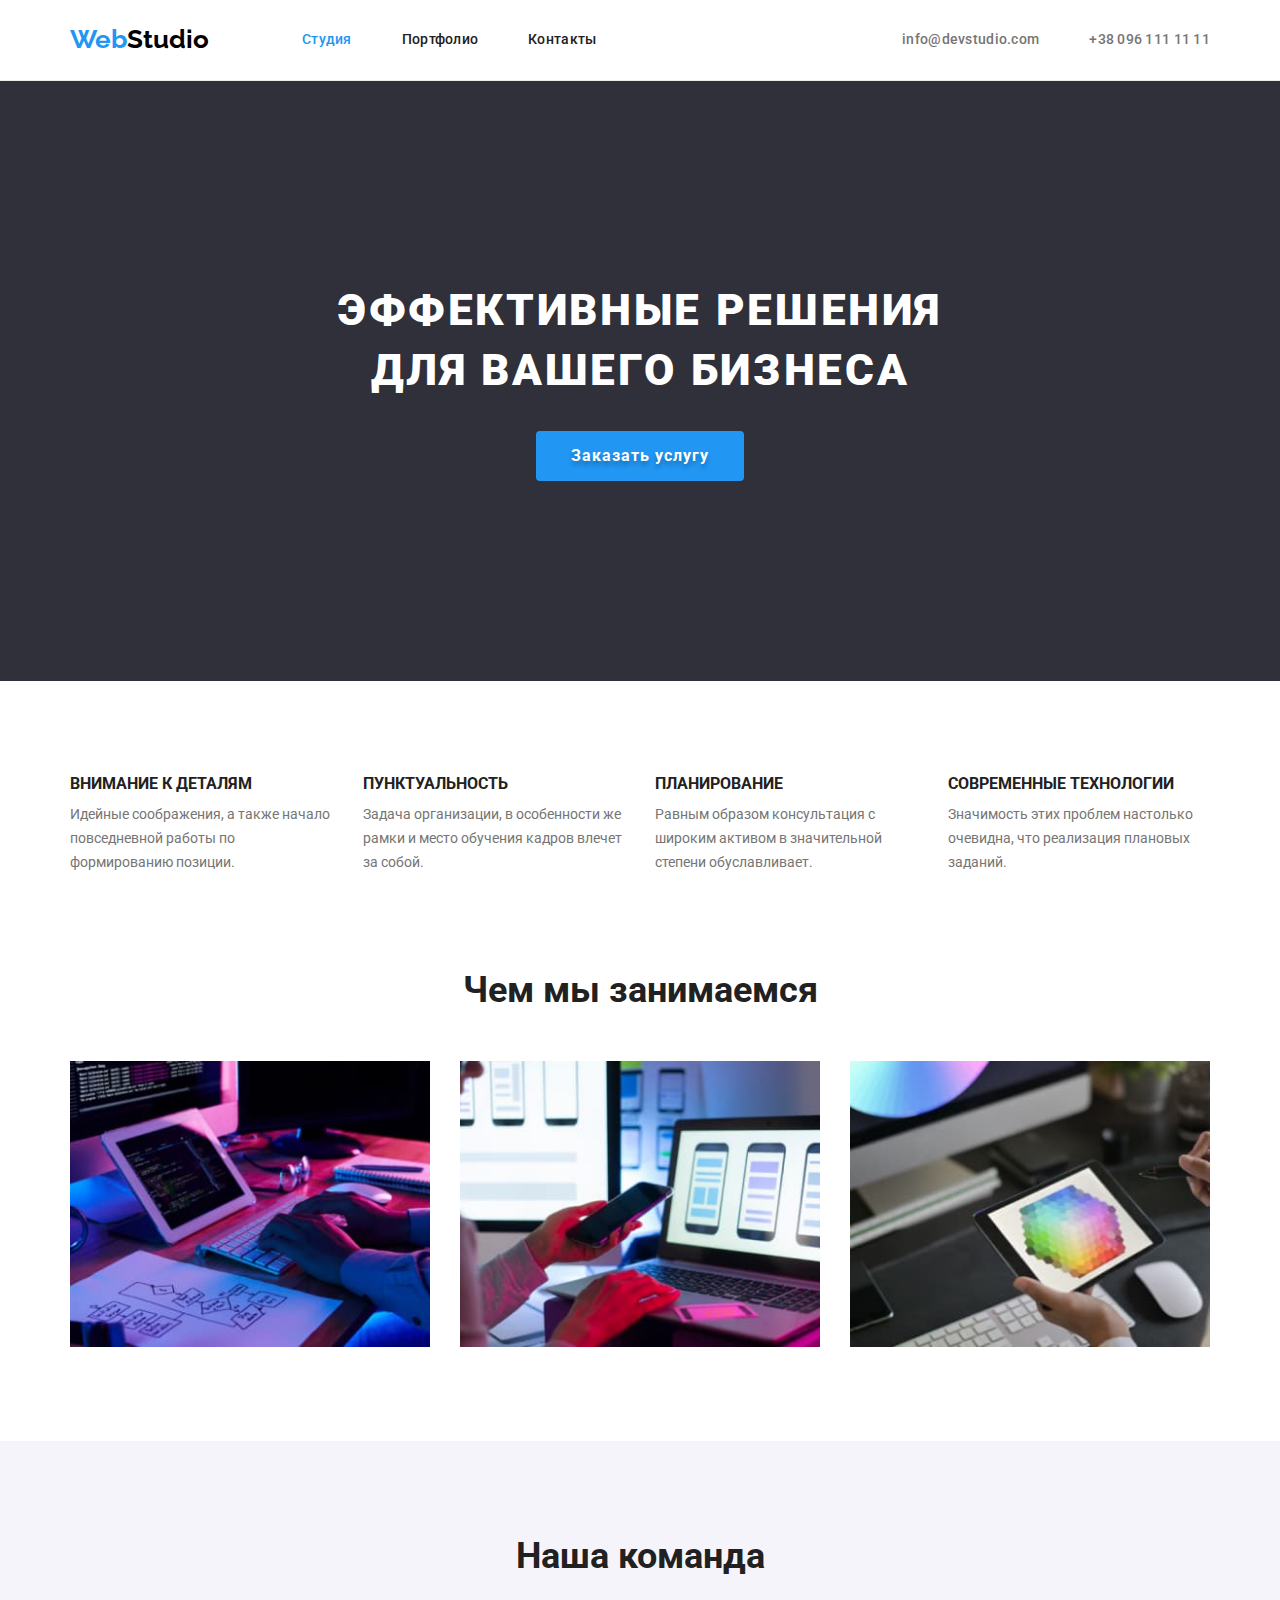
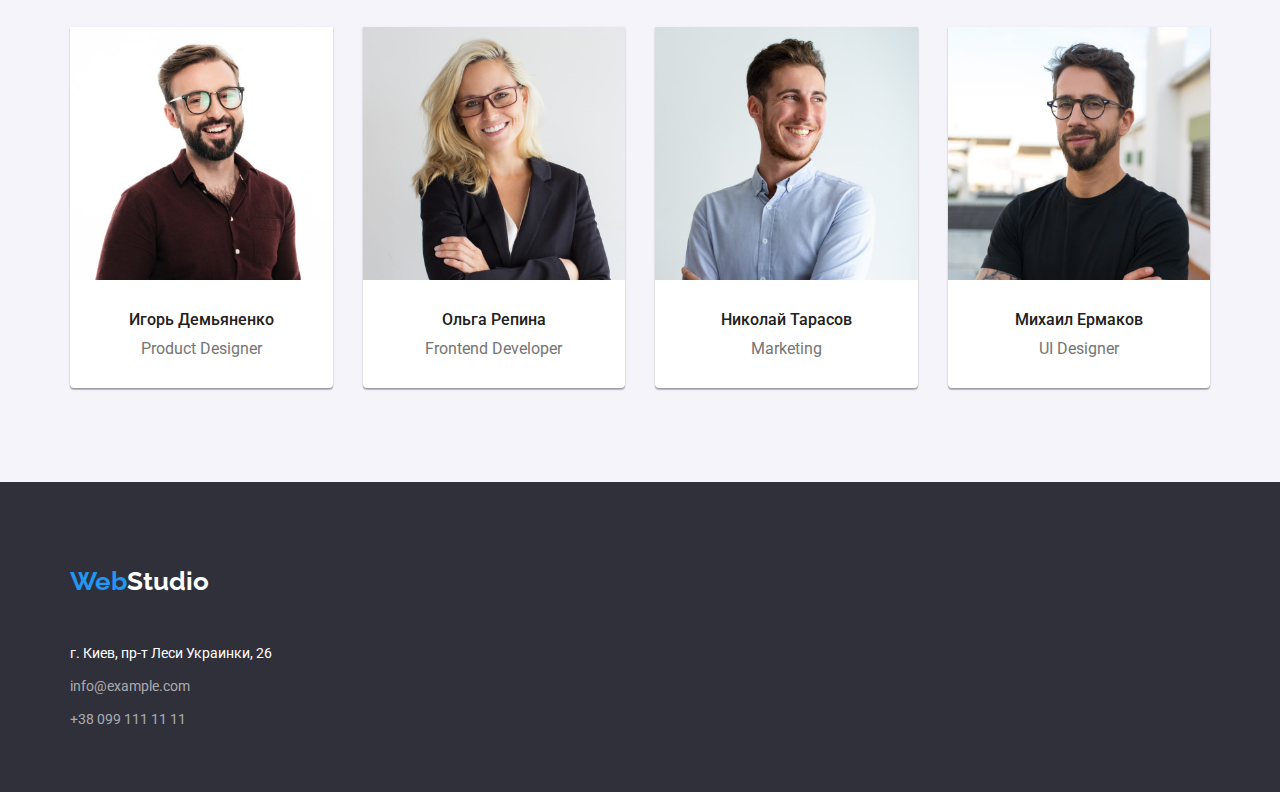
<file: index.html>
<!DOCTYPE html>
<html lang="ru">
  <head>
    <meta charset="UTF-8" />
    <meta http-equiv="X-UA-Compatible" content="IE=edge" />
    <meta name="viewport" content="width=device-width, initial-scale=1.0" />
    <title>WebStudio</title>
    <link rel="preconnect" href="https://fonts.googleapis.com" />
    <link rel="preconnect" href="https://fonts.gstatic.com" crossorigin />
    <link
      href="https://fonts.googleapis.com/css2?family=Raleway:wght@700&family=Roboto:wght@400;500;700;900&display=swap"
      rel="stylesheet"
    />
    <link
      rel="stylesheet"
      href="https://cdnjs.cloudflare.com/ajax/libs/modern-normalize/1.1.0/modern-normalize.min.css"
    />

    <link rel="stylesheet" href="css/styles.css" />
  </head>

  <body>
    <!-- head  -->
    <header class="header">
      <div class="container header-flex">
        <nav class="head-nav">
          <a href="" class="logo" lang="en">
            Web<span class="header-logo">Studio</span>
          </a>
          <ul class="header-nav-list">
            <li class="header-nav-item">
              <a href="./index.html" class="header-nav-link active">Студия</a>
            </li>
            <li class="header-nav-item">
              <a href="./portfolio.html" class="header-nav-link">Портфолио</a>
            </li>
            <li class="header-nav-item">
              <a href="" class="header-nav-link">Контакты</a>
            </li>
          </ul>
        </nav>

        <ul class="header-list">
          <li class="header-list-item">
            <a href="mailto:info@devstudio.com" class="header-contact"
              >info@devstudio.com</a
            >
          </li>
          <li class="header-list-item">
            <a href="tel:+380961111111" class="header-contact"
              >+38 096 111 11 11</a
            >
          </li>
        </ul>
      </div>
    </header>

    <!-- main content  -->
    <main>
      <!-- section1  -->
      <section class="hero">
        <div class="container">
          <h1 class="hero-title">Эффективные решения для вашего бизнеса</h1>
          <button class="button" type="button">Заказать услугу</button>
        </div>
      </section>

      <!-- section2 features -->
      <section class="feature">
        <div class="container">
          <h2 class="feature-heading">Характеристики</h2>
          <ul class="feature-list">
            <li class="feature-item">
              <h3 class="feature-title">Внимание к деталям</h3>
              <p class="feature-text">
                Идейные соображения, а также начало повседневной работы по
                формированию позиции.
              </p>
            </li>
            <li class="feature-item">
              <h3 class="feature-title">Пунктуальность</h3>
              <p class="feature-text">
                Задача организации, в особенности же рамки и место обучения
                кадров влечет за собой.
              </p>
            </li>
            <li class="feature-item">
              <h3 class="feature-title">Планирование</h3>
              <p class="feature-text">
                Равным образом консультация с широким активом в значительной
                степени обуславливает.
              </p>
            </li>
            <li class="feature-item">
              <h3 class="feature-title">Современные технологии</h3>
              <p class="feature-text">
                Значимость этих проблем настолько очевидна, что реализация
                плановых заданий.
              </p>
            </li>
          </ul>
        </div>
      </section>

      <!-- section3 Чем занимаемся-->
      <section class="function">
        <div class="container">
          <h2 class="function-title">Чем мы занимаемся</h2>
          <ul class="function-list">
            <li class="function-item">
              <img
                class="function-image"
                src="images/img1.jpg"
                alt="Планшет. Программирование."
                width="370"
              />
            </li>
            <li class="function-item">
              <img
                class="function-image"
                src="images/img2.jpg"
                alt="Телефон. Ноутбук. Дизайн. Макет."
                width="370"
              />
            </li>
            <li class="function-item">
              <img
                class="function-image"
                src="images/img3.jpg"
                alt="Планшет. Цветовая палитра. Выбор цвета."
                width="370"
              />
            </li>
          </ul>
        </div>
      </section>

      <!-- section 4 Команда -->
      <section class="team">
        <div class="container team-f">
          <h2 class="team-heading">Наша команда</h2>
          <ul class="team-list">
            <li class="team-item">
              <img
                class="team-image"
                src="./images/1чувак.jpg"
                alt="Игорь Демьяненко"
                width="270"
              />
              <h3 class="team-title">Игорь Демьяненко</h3>
              <p class="team-text" lang="en">Product Designer</p>
            </li>

            <li class="team-item">
              <img
                class="team-image"
                src="./images/2чувак.jpg"
                alt="Ольга Репина"
                width="270"
              />
              <h3 class="team-title">Ольга Репина</h3>
              <p class="team-text" lang="en">Frontend Developer</p>
            </li>

            <li class="team-item">
              <img
                class="team-image"
                src="./images/3чувак.jpg"
                alt="Николай Тарасов"
                width="270"
              />
              <h3 class="team-title">Николай Тарасов</h3>
              <p class="team-text" lang="en">Marketing</p>
            </li>
            <li class="team-item">
              <img
                class="team-image"
                src="./images/4чувак.jpg"
                alt="Михаил Ермаков"
                width="270"
              />
              <h3 class="team-title">Михаил Ермаков</h3>
              <p class="team-text" lang="en">UI Designer</p>
            </li>
          </ul>
        </div>
      </section>
    </main>

    <!-- footer  -->
    <footer class="footer">
      <div class="container">
        <a class="logo" href="" lang="en">
          Web<span class="footer-logo">Studio</span></a
        >
        <address class="adress">
          <ul class="adress-list">
            <li class="adress-item">г. Киев, пр-т Леси Украинки, 26</li>
            <li class="adress-item">
              <a href="mailto:info@example.com" class="adress-link"
                >info@example.com</a
              >
            </li>
            <li class="adress-item">
              <a href="tel:+380991111111" class="adress-link"
                >+38 099 111 11 11</a
              >
            </li>
          </ul>
        </address>
      </div>
    </footer>
  </body>
</html>
</file>
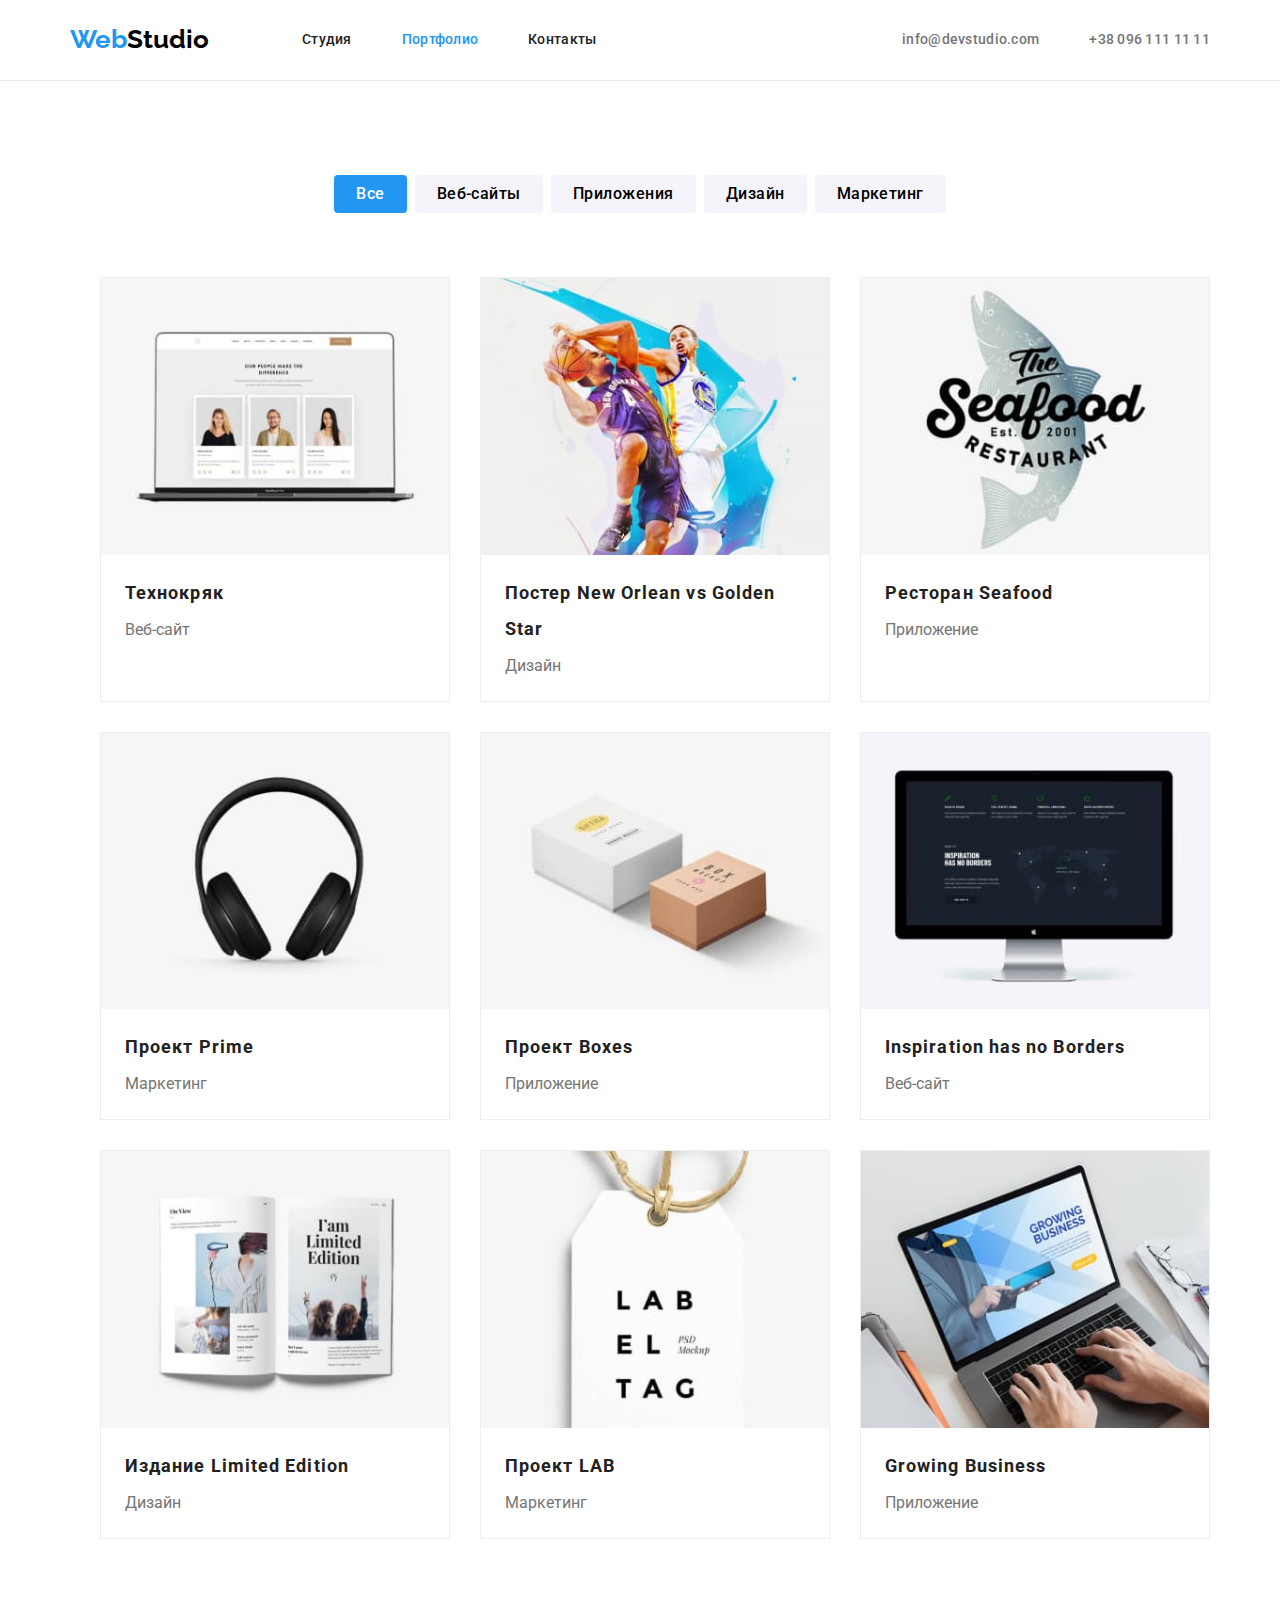
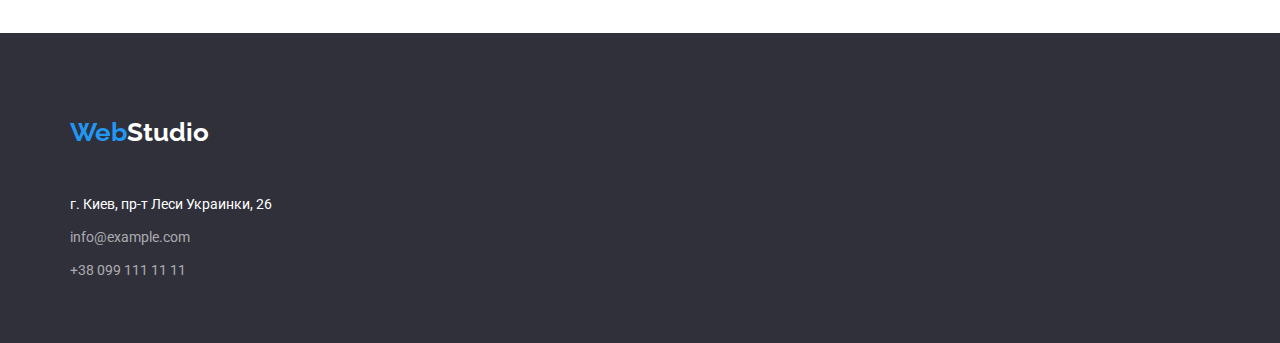
<file: portfolio.html>
<!DOCTYPE html>
<html lang="ru">
  <head>
    <meta charset="UTF-8" />
    <meta http-equiv="X-UA-Compatible" content="IE=edge" />
    <meta name="viewport" content="width=device-width, initial-scale=1.0" />
    <title>Portfolio</title>
    <link rel="preconnect" href="https://fonts.googleapis.com" />
    <link rel="preconnect" href="https://fonts.gstatic.com" crossorigin />
    <link
      href="https://fonts.googleapis.com/css2?family=Raleway:wght@700&family=Roboto:wght@400;500;700;900&display=swap"
      rel="stylesheet"
    />
    <link
      rel="stylesheet"
      href="https://cdnjs.cloudflare.com/ajax/libs/modern-normalize/1.1.0/modern-normalize.min.css"
    />
    <link rel="stylesheet" href="css/styles.css" />
  </head>
  <body>
    <!-- head  -->
    <header class="header">
      <div class="container header-flex">
        <nav class="head-nav">
          <a href="" class="logo" lang="en">
            Web<span class="header-logo">Studio</span>
          </a>
          <ul class="header-nav-list">
            <li class="header-nav-item">
              <a href="./index.html" class="header-nav-link">Студия</a>
            </li>
            <li class="header-nav-item">
              <a href="./portfolio.html" class="header-nav-link active"
                >Портфолио</a
              >
            </li>
            <li class="header-nav-item">
              <a href="" class="header-nav-link">Контакты</a>
            </li>
          </ul>
        </nav>

        <ul class="header-list">
          <li class="header-list-item">
            <a href="mailto:info@devstudio.com" class="header-contact"
              >info@devstudio.com</a
            >
          </li>
          <li class="header-list-item">
            <a href="tel:+380961111111" class="header-contact"
              >+38 096 111 11 11</a
            >
          </li>
        </ul>
      </div>
    </header>

    <!-- main -->
    <main class="main-potrfolio">
      <section class="portfolio">
        <div class="container">
          <h1 class="portfolio-title">Наши работы</h1>
          <ul class="filter">
            <li class="filter-item">
              <button type="button" class="filter-button active">Все</button>
            </li>
            <li class="filter-item">
              <button type="button" class="filter-button">Веб-сайты</button>
            </li>
            <li class="filter-item">
              <button type="button" class="filter-button">Приложения</button>
            </li>
            <li class="filter-item">
              <button type="button" class="filter-button">Дизайн</button>
            </li>
            <li class="filter-item">
              <button type="button" class="filter-button">Маркетинг</button>
            </li>
          </ul>

          <ul class="portrfolio-list">
            <li class="portfolio-item">
              <article class="card">
                <a href="" class="portfolio-link">
                  <div class="thumb">
                    <img
                      src="./images/project-1.jpg"
                      alt="Ноутбук с открытым сайтом, три человека на экране"
                      width="370"
                      height="294"
                      class="portfolio-img"
                    />
                  </div>
                  <div class="portfolio-list-context">
                    <h2 class="portfolio-subtitle">Технокряк</h2>
                    <p class="portfolio-text">Веб-сайт</p>
                  </div>
                </a>
              </article>
            </li>

            <li class="portfolio-item">
              <article class="card">
                <a href="" class="portfolio-link">
                  <div class="thumb">
                    <img
                      src="./images/project-2.jpg"
                      alt="Двое мужчин играют в баскетбол, мыжчины в прыжке"
                      width="370"
                      height="294"
                      class="portfolio-img"
                    />
                  </div>
                  <div class="portfolio-list-context">
                    <h2 class="portfolio-subtitle">
                      Постер <span lang="en">New Orlean vs Golden Star</span>
                    </h2>
                    <p class="portfolio-text">Дизайн</p>
                  </div>
                </a>
              </article>
            </li>

            <li class="portfolio-item">
              <article class="card">
                <a href="" class="portfolio-link">
                  <div class="thumb">
                    <img
                      src="./images/project-3.jpg"
                      alt="Логотип ресторана морепродуктов, логотип в форме рыбы "
                      width="370"
                      height="294"
                      class="portfolio-img"
                    />
                  </div>
                  <div class="portfolio-list-context">
                    <h2 class="portfolio-subtitle">
                      Ресторан <span lang="en">Seafood</span>
                    </h2>
                    <p class="portfolio-text">Приложение</p>
                  </div>
                </a>
              </article>
            </li>

            <li class="portfolio-item">
              <article class="card">
                <a href="" class="portfolio-link">
                  <div class="thumb">
                    <img
                      src="./images/project-4.jpg"
                      alt="Большие накладные чорные наушники "
                      width="370"
                      height="294"
                      class="portfolio-img"
                    />
                  </div>
                  <div class="portfolio-list-context">
                    <h2 class="portfolio-subtitle">
                      Проект <span lang="en">Prime</span>
                    </h2>
                    <p class="portfolio-text">Маркетинг</p>
                  </div>
                </a>
              </article>
            </li>

            <li class="portfolio-item">
              <article class="card">
                <a href="" class="portfolio-link">
                  <div class="thumb">
                    <img
                      src="./images/project-5.jpg"
                      alt="Две фирменные закрытые коробочки, белая и персиковая"
                      width="370"
                      height="294"
                      class="portfolio-img"
                    />
                  </div>
                  <div class="portfolio-list-context">
                    <h2 class="portfolio-subtitle">
                      Проект <span lang="en"> Boxes</span>
                    </h2>
                    <p class="portfolio-text">Приложение</p>
                  </div>
                </a>
              </article>
            </li>

            <li class="portfolio-item">
              <article class="card">
                <a href="" class="portfolio-link">
                  <div class="thumb">
                    <img
                      src="./images/project-6.jpg"
                      alt="Темный экран монитора, сайт, текст и изображение карты мира "
                      width="370"
                      height="294"
                      class="portfolio-img"
                    />
                  </div>
                  <div class="portfolio-list-context">
                    <h2 class="portfolio-subtitle" lang="en">
                      Inspiration has no Borders
                    </h2>
                    <p class="portfolio-text">Веб-сайт</p>
                  </div>
                </a>
              </article>
            </li>

            <li class="portfolio-item">
              <article class="card">
                <a href="" class="portfolio-link">
                  <div class="thumb">
                    <img
                      src="./images/project-7.jpg"
                      alt="Две страницы из журнала с изображением женщин"
                      width="370"
                      height="294"
                      class="portfolio-img"
                    />
                  </div>
                  <div class="portfolio-list-context">
                    <h2 class="portfolio-subtitle">
                      Издание <span lang="en"> Limited Edition</span>
                    </h2>
                    <p class="portfolio-text">Дизайн</p>
                  </div>
                </a>
              </article>
            </li>

            <li class="portfolio-item">
              <article class="card">
                <a href="" class="portfolio-link">
                  <div class="thumb">
                    <img
                      src="./images/project-8.jpg"
                      alt="Фирменная этикетка, белая с черными буквами"
                      width="370"
                      height="294"
                      class="portfolio-img"
                    />
                  </div>
                  <div class="portfolio-list-context">
                    <h2 class="portfolio-subtitle">
                      Проект <span lang="en">LAB</span>
                    </h2>
                    <p class="portfolio-text">Маркетинг</p>
                  </div>
                </a>
              </article>
            </li>

            <li class="portfolio-item">
              <article class="card">
                <a href="" class="portfolio-link">
                  <div class="thumb">
                    <img
                      src="./images/project-9.jpg"
                      alt="Руки мужчины, работающего за ноутбуков, на ноутбуке открыта страничка с бизнес-сайтом "
                      width="370"
                      height="294"
                      class="portfolio-img"
                    />
                  </div>
                  <div class="portfolio-list-context">
                    <h2 class="portfolio-subtitle" lang="en">
                      Growing Business
                    </h2>
                    <p class="portfolio-text">Приложение</p>
                  </div>
                </a>
              </article>
            </li>
          </ul>
        </div>
      </section>
    </main>
    <!-- footer  -->
    <footer class="footer">
      <div class="container">
        <a class="logo" href="" lang="en">
          Web<span class="footer-logo">Studio</span></a
        >
        <address class="adress">
          <ul class="adress-list">
            <li class="adress-item">г. Киев, пр-т Леси Украинки, 26</li>
            <li class="adress-item">
              <a href="mailto:info@example.com" class="adress-link"
                >info@example.com</a
              >
            </li>
            <li class="adress-item">
              <a href="tel:+380991111111" class="adress-link"
                >+38 099 111 11 11</a
              >
            </li>
          </ul>
        </address>
      </div>
    </footer>
  </body>
</html>
</file>
<file: css/styles.css>
/* КОЛЬОРИ ТЕКСТУ */

/* головний колір текста, заголовків #212121 */
/* --maintext-color: #212121  */

/* текст параграфів, header contacts #757575 */
/* --paragraph-color: #757575  */

/* logo-colors #000000; #2196f3; #ffffff; */
/* --logo-color: #2196f3;  */

/* --hover-color: #2196f3;  */

/* adress-color , button-text-color #ffffff  */

/* темносиній колір заднього фону #2F303A
--background-color-one: #2f303a;*/

/* сіреньий колір заднього фону  #F5F4FA
-background-color-two: #F5F4FA;*/

/* колір заднього фону іконок портфоліо
--background-color-portfolio: #EEEEEE */

:root {
  --maintext-color: #212121;
  --paragraph-color: #757575;
  --hover-color: #2196f3;
  --logo-color: #2196f3;
  --background-color-one: #2f303a;
  --background-color-team: #f5f4fa;
  --margin-portfolio: 30px;
}
html {
  background-color: #e5e5e5;
}

/* body */
body {
  color: var(--maintext-color);
  font-family: "Roboto", sans-serif;
  font-style: normal;
  font-size: 14px;
  margin-left: auto;
  margin-right: auto;
  background-color: #ffffff;
}

h1,
h2,
h3,
h4,
p,
ul {
  margin-bottom: 0;
  margin-top: 0;
}

ul {
  padding: 0;
}
img {
  display: block;
  max-width: 100%;
  height: auto;
}

/* HEADER  */
/* nav  */
.header {
  border-bottom: 1px solid #ececec;
}
.header-flex {
  display: flex;
  align-items: center;
}
.head-nav {
  display: flex;
  align-items: center;
}
.head-nav > .logo {
  color: var(--logo-color);
  text-decoration: none;

  font-family: "Raleway", sans-serif;
  font-weight: 700;
  font-size: 26px;
  line-height: 1.19;
}

/* logo header */
.head-nav > .logo {
  display: block;
}
.logo {
  margin-right: 93px;
  padding-top: 24px;
  padding-bottom: 25px;
}

.header-logo {
  color: #000000;
}
.header-nav-list {
  list-style-type: none;
  font-weight: 500;
  font-size: 14px;
  line-height: 1.1;
  letter-spacing: 0.02em;

  display: flex;
}
.header-nav-item {
  display: block;
}
.header-nav-item + .header-nav-item {
  margin-left: 50px;
}

.header-nav-link {
  color: var(--maintext-color);
  text-decoration: none;
  padding-top: 32px;
  padding-bottom: 32px;
  display: block;
}

.header-nav-link:hover,
.header-nav-link:focus,
.active {
  color: var(--hover-color);
  text-decoration: none;
}

/* contacts  */
.header-list {
  list-style-type: none;
  font-weight: 500;
  line-height: 1.1;
  letter-spacing: 0.02em;

  display: flex;
  margin-left: auto;
}
.header-list-item + .header-list-item {
  margin-left: 50px;
}

.header-contact {
  color: var(--paragraph-color);
  text-decoration: none;
  padding-top: 32px;
  padding-bottom: 32px;
  display: block;
}
.header-contact:hover,
.header-contact:focus {
  color: var(--hover-color);
}

/* main  */
/* section 1 - hero */
.hero {
  background-color: var(--background-color-one);
  padding-top: 200px;
  padding-bottom: 200px;
}
.hero-title {
  color: #ffffff;
  font-weight: 900;
  font-size: 44px;
  line-height: 1.36;
  text-align: center;
  letter-spacing: 0.06em;
  text-transform: uppercase;
  display: block;
  width: 696px;
  margin-left: auto;
  margin-right: auto;
  margin-bottom: 30px;
}
.button {
  color: #ffffff;
  background-color: #2196f3;
  cursor: pointer;

  font-family: inherit;
  font-weight: 700;
  font-size: 16px;
  line-height: 1.88;
  text-align: center;
  text-shadow: 0px 4px 4px rgba(0, 0, 0, 0.25);
  align-items: center;
  letter-spacing: 0.06em;
  display: block;
  padding: 10px 35px;
  margin-left: auto;
  margin-right: auto;
  border-radius: 4px;
  border: none;
}

/* section 2 feature */
.feature {
  padding-top: 94px;
  padding-bottom: 94px;
}

.feature-heading {
  visibility: hidden;
  position: absolute;
  width: 1px;
  height: 1px;
  margin: -1px;
  border: 0;
  padding: 0;
  white-space: nowrap;
  clip-path: inset(100%);
  clip: rect(0 0 0 0);
  overflow: hidden;
}

.feature-list {
  list-style-type: none;
  display: flex;
  margin: -15px;
}
.feature-item {
  width: calc((100% - 90px) / 4);
  margin: 15px;
}

.feature-title {
  font-weight: 700;
  line-height: 1.14;
  text-transform: uppercase;
  margin-bottom: 10px;
}
.feature-text {
  color: var(--paragraph-color);
  line-height: 1.71;
}

/* section 3 function */
.function {
  padding-bottom: 94px;
}
.function-title {
  font-weight: 700;
  font-size: 36px;
  line-height: 1.17;
  text-align: center;
  margin-bottom: 50px;
}
.function-list {
  list-style-type: none;
  display: flex;
  margin: -15px;
}
.function-image {
  display: block;
}
.function-item {
  width: calc((100% - 60px) / 3);
  margin: 15px;
}

/* section 4 team  */
.team-heading {
  font-weight: 700;
  font-size: 36px;
  line-height: 1.17;
  text-align: center;
  margin-bottom: 50px;
}

.team {
  background-color: var(--background-color-team);
  padding: 94px 0;
}
.team-list {
  list-style-type: none;
  display: flex;
  margin: -15px;
}
.team-item {
  padding-bottom: 30px;
  background-color: #ffffff;
  width: calc((100% - 90px) / 4);
  margin: 15px;
  box-shadow: 0px 1px 3px rgba(0, 0, 0, 0.12), 0px 1px 1px rgba(0, 0, 0, 0.14),
    0px 2px 1px rgba(0, 0, 0, 0.2);
  border-radius: 0px 0px 4px 4px;
}
.team-image {
  margin-bottom: 30px;
}
.team-title {
  font-weight: 500;
  font-size: 16px;
  line-height: 1.19;
  text-align: center;
  margin-bottom: 10px;
}
.team-text {
  color: var(--paragraph-color);
  font-size: 16px;
  line-height: 1.19;
  text-align: center;
}

/* FOOTER  */
.footer > .container > .logo {
  color: var(--logo-color);
  text-decoration: none;
  font-family: "Raleway", sans-serif;
  font-weight: 700;
  font-size: 26px;
  line-height: 1.19;
  display: inline-block;
  margin-bottom: 20px;
}
/* span logo - Studio -  */
.footer-logo {
  color: #ffffff;
}

.footer {
  background-color: var(--background-color-one);
  padding: 60px 0;
}
.adress {
  font-style: normal;
  font-size: 14px;
  line-height: 1.71;
}
.adress-list {
  list-style-type: none;
}
.adress-item:nth-child(-n + 2) {
  margin-bottom: 9px;
}

.adress-item {
  color: #ffffff;
}
.adress-link {
  color: rgba(255, 255, 255, 0.6);
  text-decoration: none;
}

/* PORTFOlIO  */
.portfolio {
  padding-top: 94px;
  padding-bottom: 94px;
}
.portfolio-title {
  visibility: hidden;
  position: absolute;
  width: 1px;
  height: 1px;
  margin: -1px;
  border: 0;
  padding: 0;
  white-space: nowrap;
  clip-path: inset(100%);
  clip: rect(0 0 0 0);
  overflow: hidden;
}

.filter {
  list-style-type: none;
  display: flex;
  justify-content: center;
  margin-bottom: 34px;
}
.filter-item + .filter-item {
  margin-left: 8px;
}

.filter-button {
  font-family: inherit;
  font-weight: 500;
  font-size: 16px;
  line-height: 1.63;
  text-align: center;
  letter-spacing: 0.03em;
  cursor: pointer;
  background-color: var(--background-color-team);
  border-radius: 4px;
  border: none;
  padding-top: 6px;
  padding-bottom: 6px;
  padding-left: 22px;
  padding-right: 22px;
}
.filter-button.active,
.filter-button:hover,
.filter-button:focus {
  color: #ffffff;
  background-color: var(--hover-color);
}

.portrfolio-list {
  list-style-type: none;
  display: flex;
  flex-wrap: wrap;
  margin-left: calc (-1 * var(--margin-portfolio));
  margin-top: calc (-1 * var(--margin-portfolio));
}

.portfolio-item {
  flex-basis: calc(100% / 3 - var(--margin-portfolio));
  margin-left: var(--margin-portfolio);
  margin-top: var(--margin-portfolio);
  border: #eeeeee solid 1px;
}
.portfolio-list-context {
  padding-top: 20px;
  padding-bottom: 20px;
  padding-left: 24px;
  padding-right: 24px;
}

.portfolio-link {
  text-decoration: none;
}

.portfolio-subtitle {
  color: var(--maintext-color);
  font-weight: 700;
  font-size: 18px;
  line-height: 2;
  letter-spacing: 0.06em;
  margin-bottom: 4px;
}
.portfolio-text {
  color: var(--paragraph-color);
  font-size: 16px;
  line-height: 1.88;
}

.container {
  width: 1170px;
  padding-left: 15px;
  padding-right: 15px;
  margin-left: auto;
  margin-right: auto;
}
</file>
